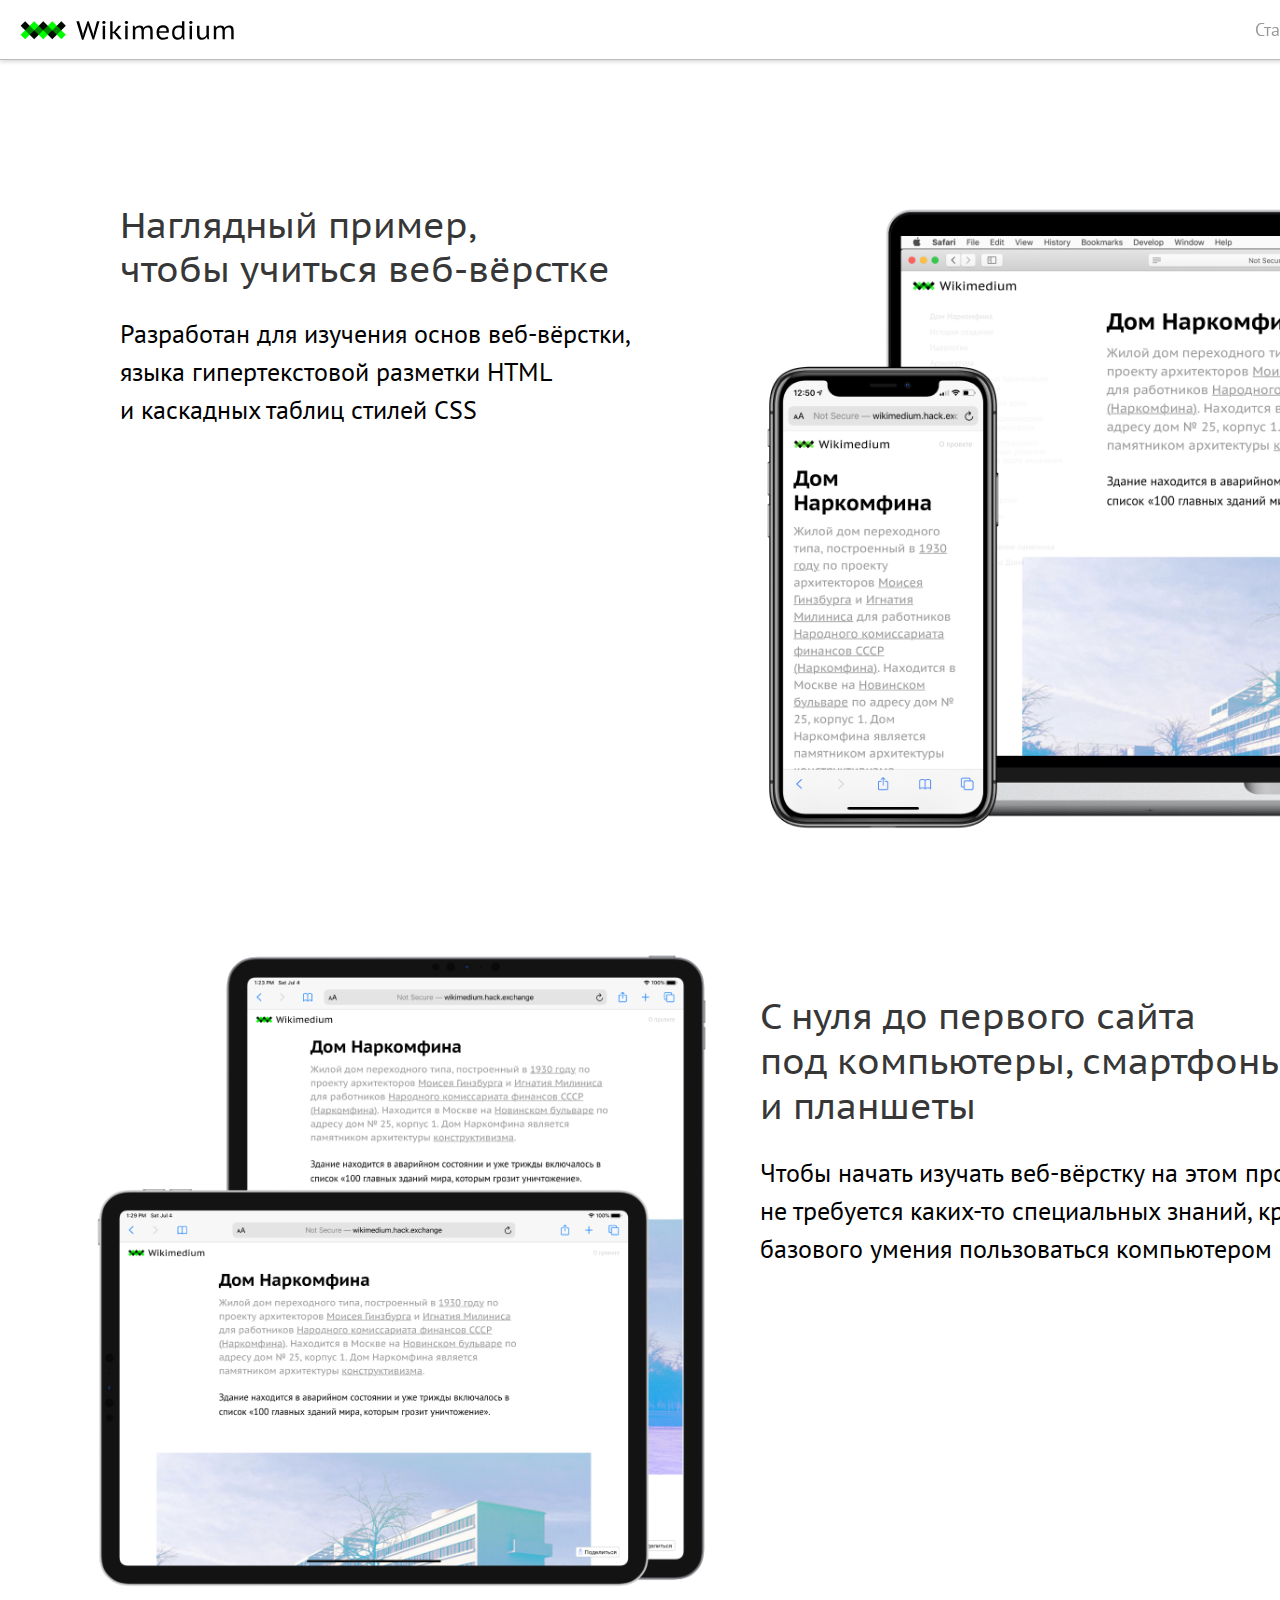
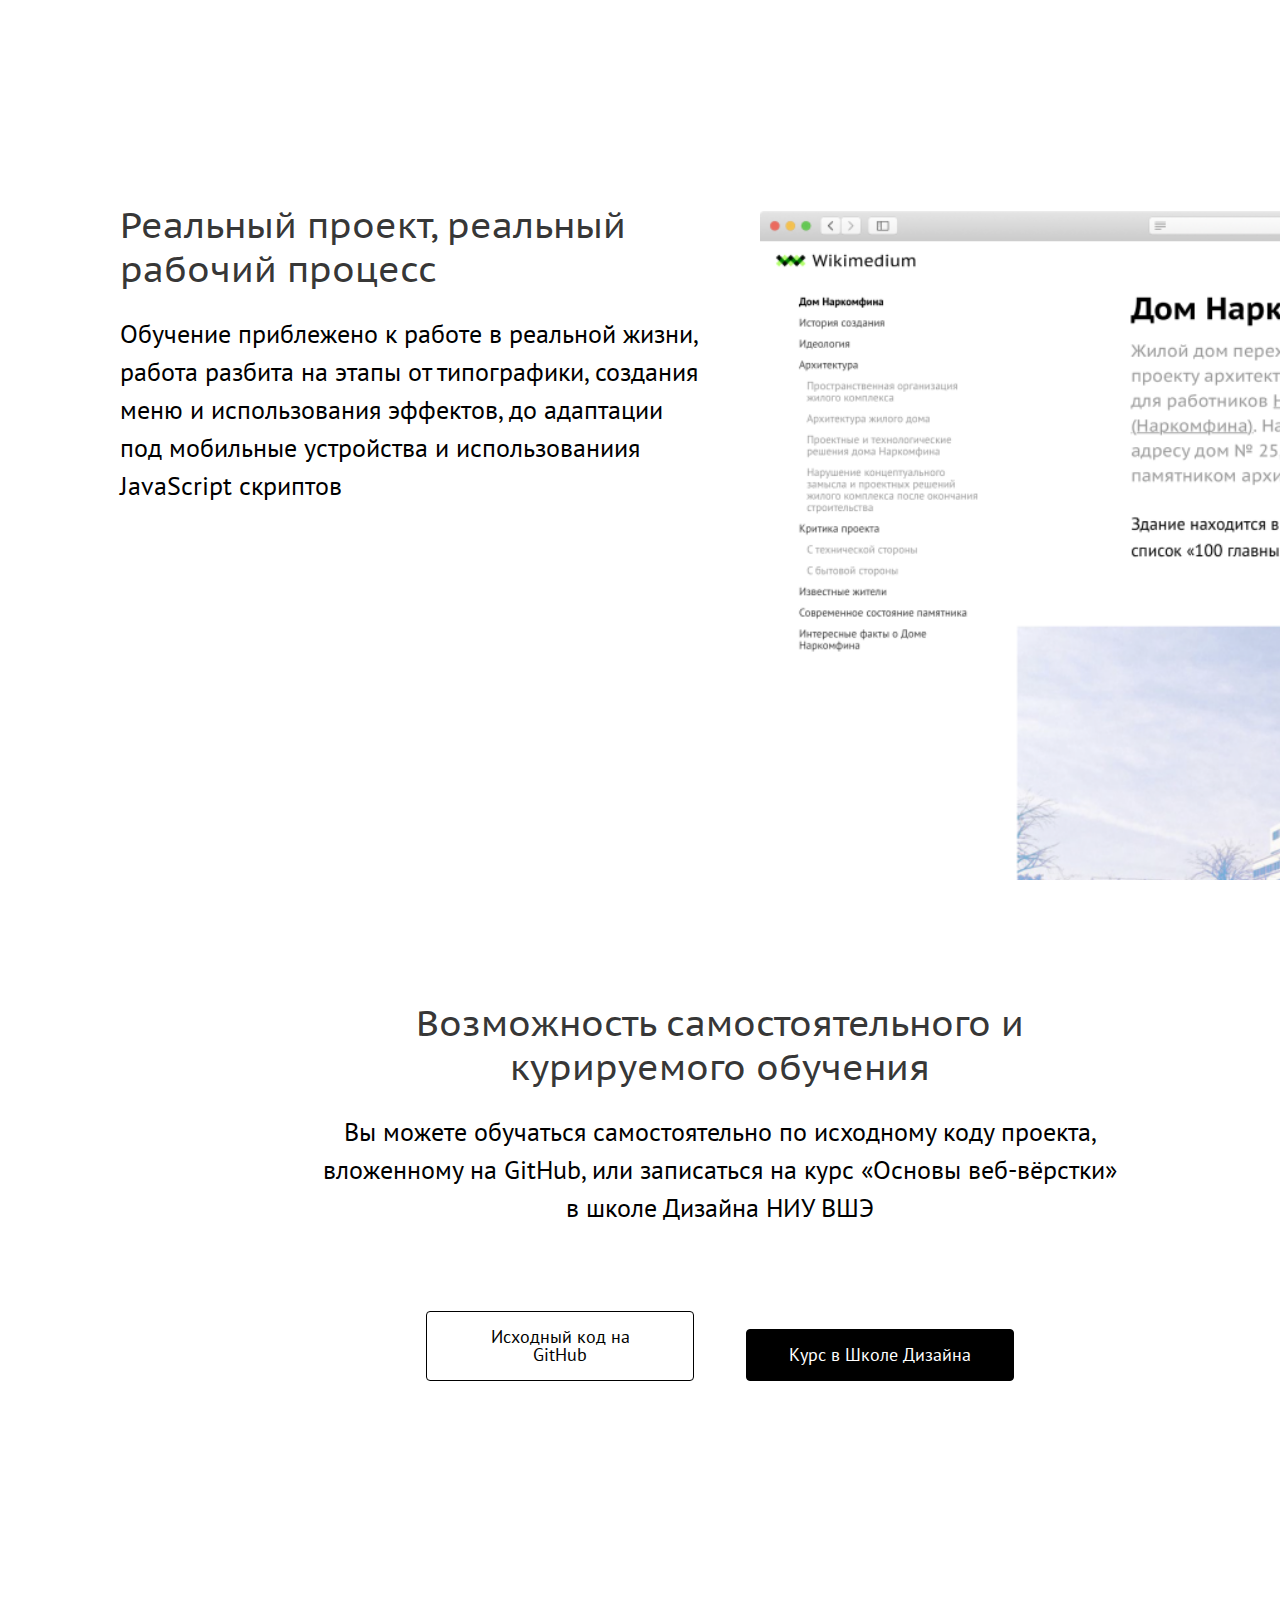
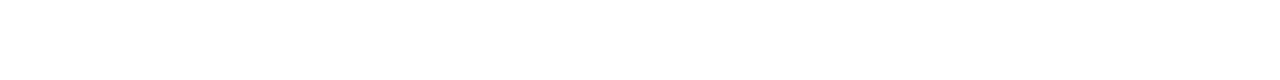
<file: promo.html>
<!DOCTYPE html>
<html lang="en" dir="ltr">
  <head>
    <meta charset="utf-8">
    <title></title>
    <link rel="stylesheet" href="stylesheets/style.css">
    <style media="screen">
      body, html {
        width: 1440px;
        position: relative;
        display: block;
        margin: 0 auto;
        height: 3000px;
        padding-top: 40px;
        /* overflow: hidden; */
      }
      /* body:before {
        content: '';
        background: url('images/1440.jpg') top center no-repeat;
        position: absolute;
        display: block;
        width: 100%;
        height: 3000px;
        opacity: .6;
        top: 0;
        left: 0;
      } */
      body .menubar{
        width: 1440px;
        /* left: 0; */
      }
      .promo_block {
        display: block;
        position: relative;
        width: 100%;
        height: 800px;
        /* border-bottom: 1px solid black; */
      }
      .promo_block div {
        position: relative;
        display: inline-block;
        width: 50%;
        margin: 0;
        height: 100%;
        /* background: red; */
        vertical-align: top;
      }
      .promo_block__images  {
        overflow: hidden;
      }
      .promo_block__images img {
        display: block;
        position: absolute;
        width: auto;
        /* max-height: 100%; */
      }
      .promo_block__text {
        padding: 80px 0px 0px 120px;
      }
      .promo_block__text h2{
        font-size: 36px;
        font-weight: 500;
        line-height: 44px;
        width: 520px;
        margin-left: 0px;
        margin-bottom: 24px;
      }
      .promo_block__text p{
        font-size: 26px;
        font-weight: 400;
        line-height: 38px;
        width: 590px;
        margin-left: 0;
      }
      .even {
        padding: 70px 0px 0px 40px;
      }
      .even h2{
        line-height: 45px;
        width: 670px;
        margin-bottom: 26px;
      }
      div.last_block{
        width: 100%;
        padding: 0;
        padding-top: 78px;
      }
      .last_block p, .last_block h2{
        margin-left: auto;
        margin-right: auto;
        width: 800px;
      }
      .btn {
        text-decoration: none;
        border: 1px solid black;
        font-size: 18px;
        display: inline-block;
        border-radius: 4px;
        padding: 16px 36px;
        margin: 84px 24px 0;
        width: 268px;
      }
      .btn_black {
        background: black;
        color: white;


      }
      #pic1 {
        width: 1110px;
        top: -4px;
        left: 38px;
      }
      #pic2 {
        width: 650px;
        top: -24px;
        right: -7px;
      }
      #pic3 {
        width: 1310px;
        top: 52px;
        left: 40px;
      }
    </style>
  </head>
  <body>
    <nav class="menubar">
      <a href="#"><img src="images/logo.svg" alt=""></a>
      <span>
        <a href="#">Статьи</a>
        <a href="#">О проекте</a>
      </span>
    </nav>

    <div class="promo_block">
      <div class="promo_block__text">
        <h2>Наглядный пример, <br> чтобы учиться веб-вёрстке</h2>
        <p>Разработан для изучения основ веб-вёрстки, <br>языка гипертекстовой разметки HTML <br> и  каскадных таблиц стилей CSS</p>
      </div><!--
       --><div class="promo_block__images">
        <img src="images/img 1.png" alt="" id="pic1">
      </div>
    </div>

    <div class="promo_block">
      <div class="promo_block__images">
       <img src="images/img 2.png" alt="" id="pic2">
     </div><!--
      --><div class="promo_block__text even">
        <h2>С нуля до первого сайта <br>под компьютеры, смартфоны <br> и планшеты</h2>
        <p>Чтобы начать изучать веб-вёрстку на этом проекте, не требуется каких-то специальных знаний, кроме базового умения пользоваться компьютером</p>
      </div>
    </div>

    <div class="promo_block">
      <div class="promo_block__text">
        <h2>Реальный проект, реальный рабочий процесс</h2>
        <p>Обучение приблежено к работе в реальной жизни, работа разбита на этапы от типографики, создания меню и использования эффектов, до адаптации под мобильные устройства и использованиия JavaScript скриптов</p>
      </div><!--
       --><div class="promo_block__images">
        <img src="images/img 3.png" alt="" id="pic3">
      </div>
    </div>

    <div class="promo_block">
      <div class="promo_block__text last_block">
        <center>
          <h2>Возможность самостоятельного и курируемого обучения</h2>
          <p>Вы можете обучаться самостоятельно по исходному коду проекта, вложенному на GitHub, или записаться на курс «Основы веб-вёрстки» в школе Дизайна НИУ ВШЭ</p>
          <div>
            <a class="btn" href="#">Исходный код на GitHub</a>
            <a class="btn btn_black" href="#">Курс в Школе Дизайна</a>
          </div>
        </center>
      </div>
    </div>
  </body>
</html>
</file>
<file: stylesheets/style.css>
@import 'reset.css';
@import url('https://fonts.googleapis.com/css?family=PT+Sans+Caption:400,700|PT+Sans:400,400i,700,700i&amp;subset=cyrillic');
@import 'layout.css';
@import 'responsive.css';
</file>
